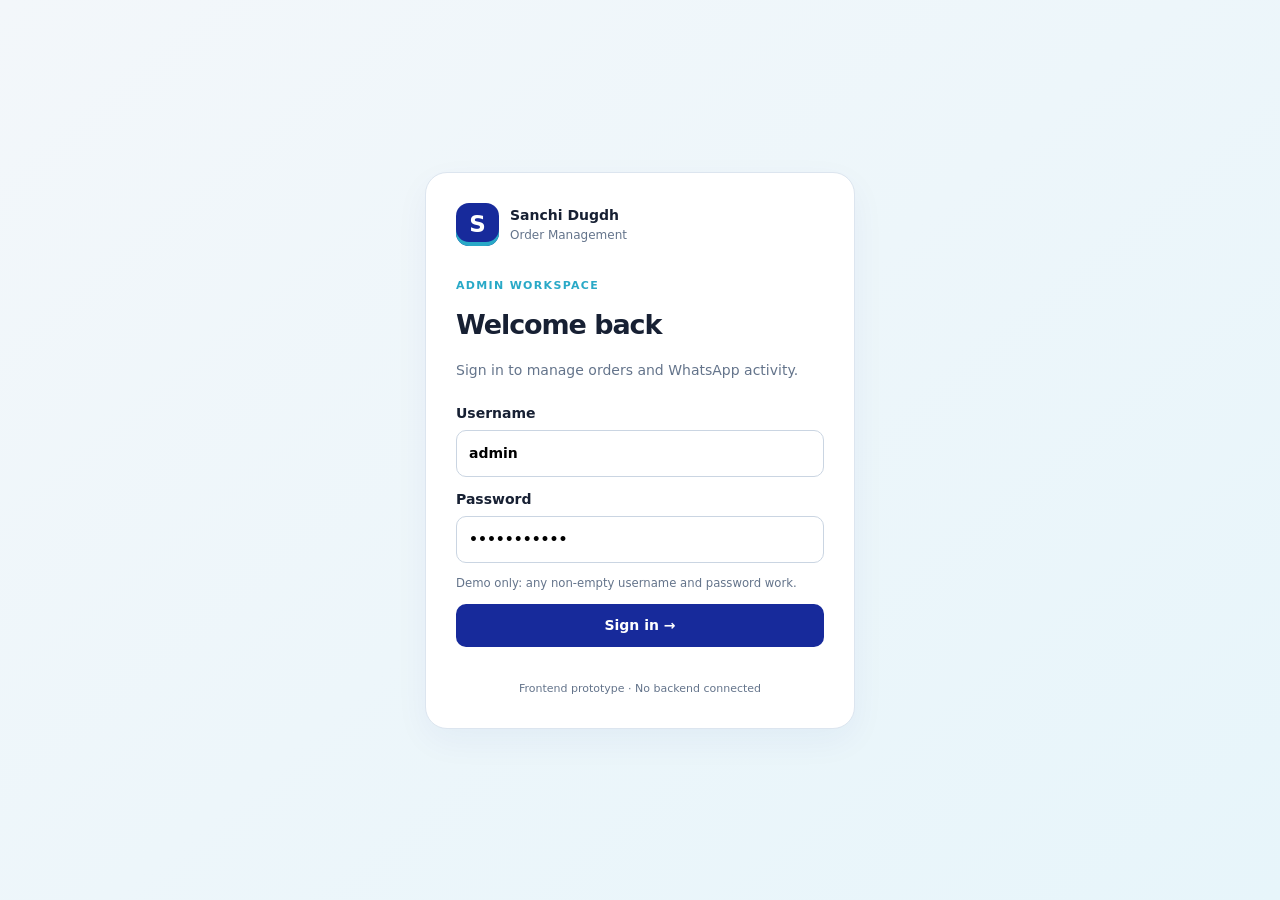
<file: index.html>
<!doctype html><html lang="en"><head><meta charset="utf-8"><meta name="viewport" content="width=device-width,initial-scale=1"><meta name="theme-color" content="#172A9B"><link rel="manifest" href="manifest.webmanifest"><link rel="stylesheet" href="public/css/app.css"><title>Sanchi Dugdh · Sign in</title></head><body class="auth-page"><main class="auth-card"><div class="brand"><span class="logo">S</span><div><b>Sanchi Dugdh</b><small>Order Management</small></div></div><p class="eyebrow">ADMIN WORKSPACE</p><h1>Welcome back</h1><p class="muted">Sign in to manage orders and WhatsApp activity.</p><form id="login-form"><label>Username<input id="username" value="admin" required autocomplete="username"></label><label>Password<input id="password" type="password" value="sanchi-demo" required autocomplete="current-password"></label><small class="muted">Demo only: any non-empty username and password work.</small><button class="primary full">Sign in →</button><p id="error" class="error"></p></form><footer>Frontend prototype · No backend connected</footer></main><script src="public/js/auth.js"></script></body></html>
</file>
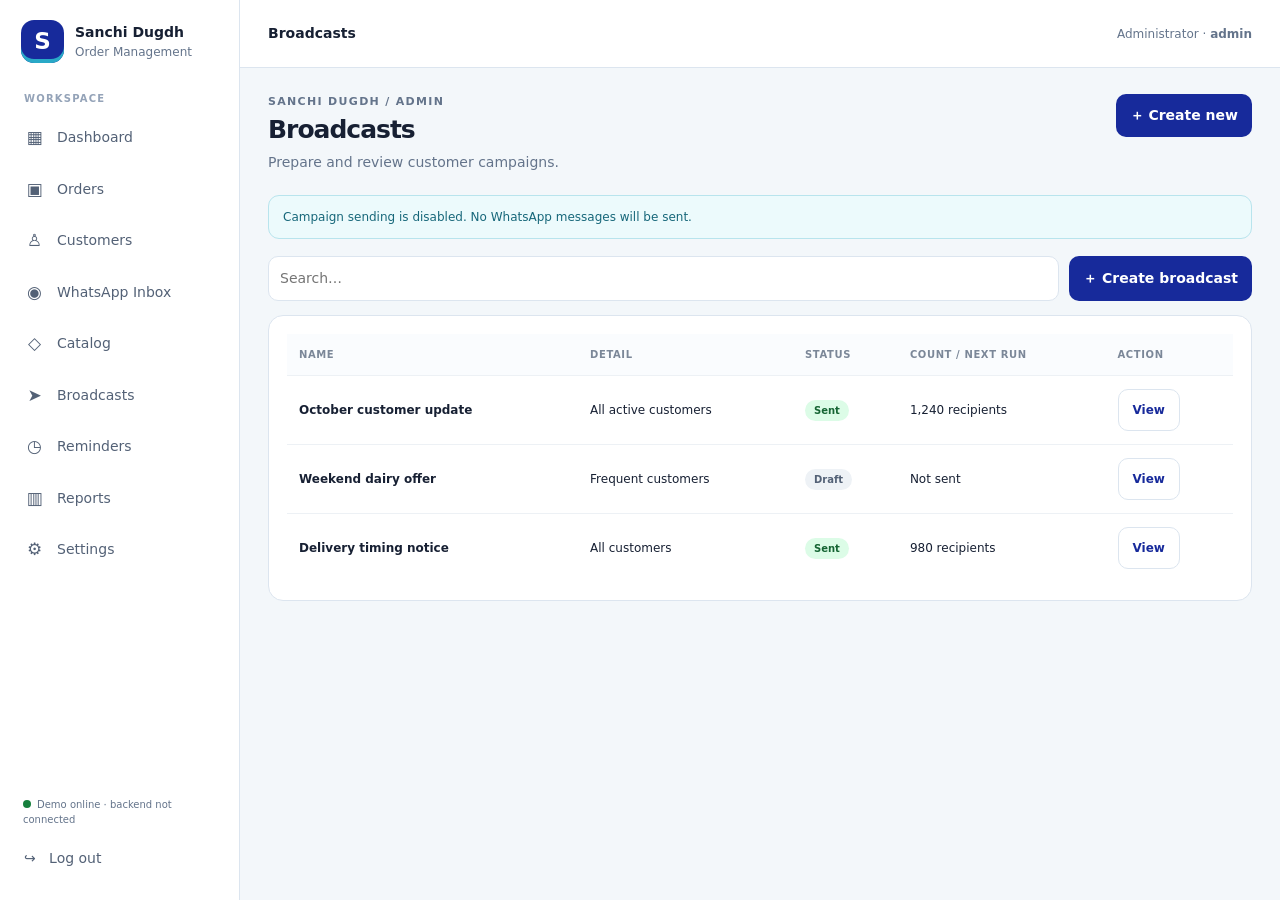
<file: public/pages/page_broadcasts.html>
<!doctype html><html lang="en"><head><meta charset="utf-8"><meta name="viewport" content="width=device-width,initial-scale=1"><meta name="theme-color" content="#172A9B"><link rel="manifest" href="../../manifest.webmanifest"><link rel="icon" href="../assets/icon.svg"><link rel="stylesheet" href="../css/app.css"><title>Broadcasts · Sanchi Dugdh</title></head><body data-page="broadcasts"><aside class="sidebar"><a class="brand" href="page_dashboard.html"><span class="logo">S</span><span><b>Sanchi Dugdh</b><small>Order Management</small></span></a><div class="nav-label">WORKSPACE</div><nav class="nav"><a data-nav="dashboard" href="page_dashboard.html"><span class="nav-icon">▦</span>Dashboard</a><a data-nav="orders" href="page_orders.html"><span class="nav-icon">▣</span>Orders</a><a data-nav="customers" href="page_customers.html"><span class="nav-icon">♙</span>Customers</a><a data-nav="whatsapp" href="page_whatsapp.html"><span class="nav-icon">◉</span>WhatsApp Inbox</a><a data-nav="catalog" href="page_catalog.html"><span class="nav-icon">◇</span>Catalog</a><a data-nav="broadcasts" href="page_broadcasts.html"><span class="nav-icon">➤</span>Broadcasts</a><a data-nav="reminders" href="page_reminders.html"><span class="nav-icon">◷</span>Reminders</a><a data-nav="reports" href="page_reports.html"><span class="nav-icon">▥</span>Reports</a><a data-nav="settings" href="page_settings.html"><span class="nav-icon">⚙</span>Settings</a></nav><div class="sidebar-bottom"><div class="connection"><span class="dot" data-dot></span><span data-connection>Demo online · backend not connected</span></div><button class="logout" data-logout>↪ &nbsp; Log out</button></div></aside><main class="main"><header class="topbar"><span class="top-title">Broadcasts</span><span class="user">Administrator · <b data-user>admin</b></span></header><section class="content"><div class="heading"><div><p class="eyebrow">SANCHI DUGDH / ADMIN</p><h1>Broadcasts</h1><p>Prepare and review customer campaigns.</p></div><button class="primary" data-demo="Create action is mock-only.">＋ Create new</button></div><div class="notice">Campaign sending is disabled. No WhatsApp messages will be sent.</div><div class="toolbar"><input data-search="[data-simple]" placeholder="Search…"><button class="primary" data-demo="Create broadcast is a mock action.">＋ Create broadcast</button></div><div class="card table-wrap"><table><thead><tr><th>NAME</th><th>DETAIL</th><th>STATUS</th><th>COUNT / NEXT RUN</th><th>ACTION</th></tr></thead><tbody><tr data-simple><td><b>October customer update</b></td><td>All active customers</td><td><span class="pill sent">Sent</span></td><td>1,240 recipients</td><td><button class="secondary" data-demo="This is a demo-only action.">View</button></td></tr><tr data-simple><td><b>Weekend dairy offer</b></td><td>Frequent customers</td><td><span class="pill ">Draft</span></td><td>Not sent</td><td><button class="secondary" data-demo="This is a demo-only action.">View</button></td></tr><tr data-simple><td><b>Delivery timing notice</b></td><td>All customers</td><td><span class="pill sent">Sent</span></td><td>980 recipients</td><td><button class="secondary" data-demo="This is a demo-only action.">View</button></td></tr></tbody></table></div><div class="mobile-records"><article class="record" data-simple><div class="record-top"><b>October customer update</b><span class="pill sent">Sent</span></div><div class="sub">All active customers</div><div class="record-meta"><div><small>Detail</small><b>1,240 recipients</b></div><div><small>Status</small><b>Sent</b></div></div><button class="secondary" data-demo="This is a demo-only action.">View / Edit</button></article><article class="record" data-simple><div class="record-top"><b>Weekend dairy offer</b><span class="pill ">Draft</span></div><div class="sub">Frequent customers</div><div class="record-meta"><div><small>Detail</small><b>Not sent</b></div><div><small>Status</small><b>Draft</b></div></div><button class="secondary" data-demo="This is a demo-only action.">View / Edit</button></article><article class="record" data-simple><div class="record-top"><b>Delivery timing notice</b><span class="pill sent">Sent</span></div><div class="sub">All customers</div><div class="record-meta"><div><small>Detail</small><b>980 recipients</b></div><div><small>Status</small><b>Sent</b></div></div><button class="secondary" data-demo="This is a demo-only action.">View / Edit</button></article></div></section></main><nav class="bottom-nav"><a data-nav="dashboard" href="page_dashboard.html"><span class="nav-icon">▦</span>Home</a><a data-nav="orders" href="page_orders.html"><span class="nav-icon">▣</span>Orders</a><a data-nav="whatsapp" href="page_whatsapp.html"><span class="nav-icon">◉</span>WhatsApp</a><a data-nav="catalog" href="page_catalog.html"><span class="nav-icon">◇</span>Catalog</a><button data-demo="Use the sidebar on desktop or open secondary page links from the project README."><span class="nav-icon">☰</span>More</button><button data-logout><span class="nav-icon">↪</span>Logout</button></nav><script src="../js/app.js"></script><script src="../js/page_broadcasts.js"></script></body></html>
</file>
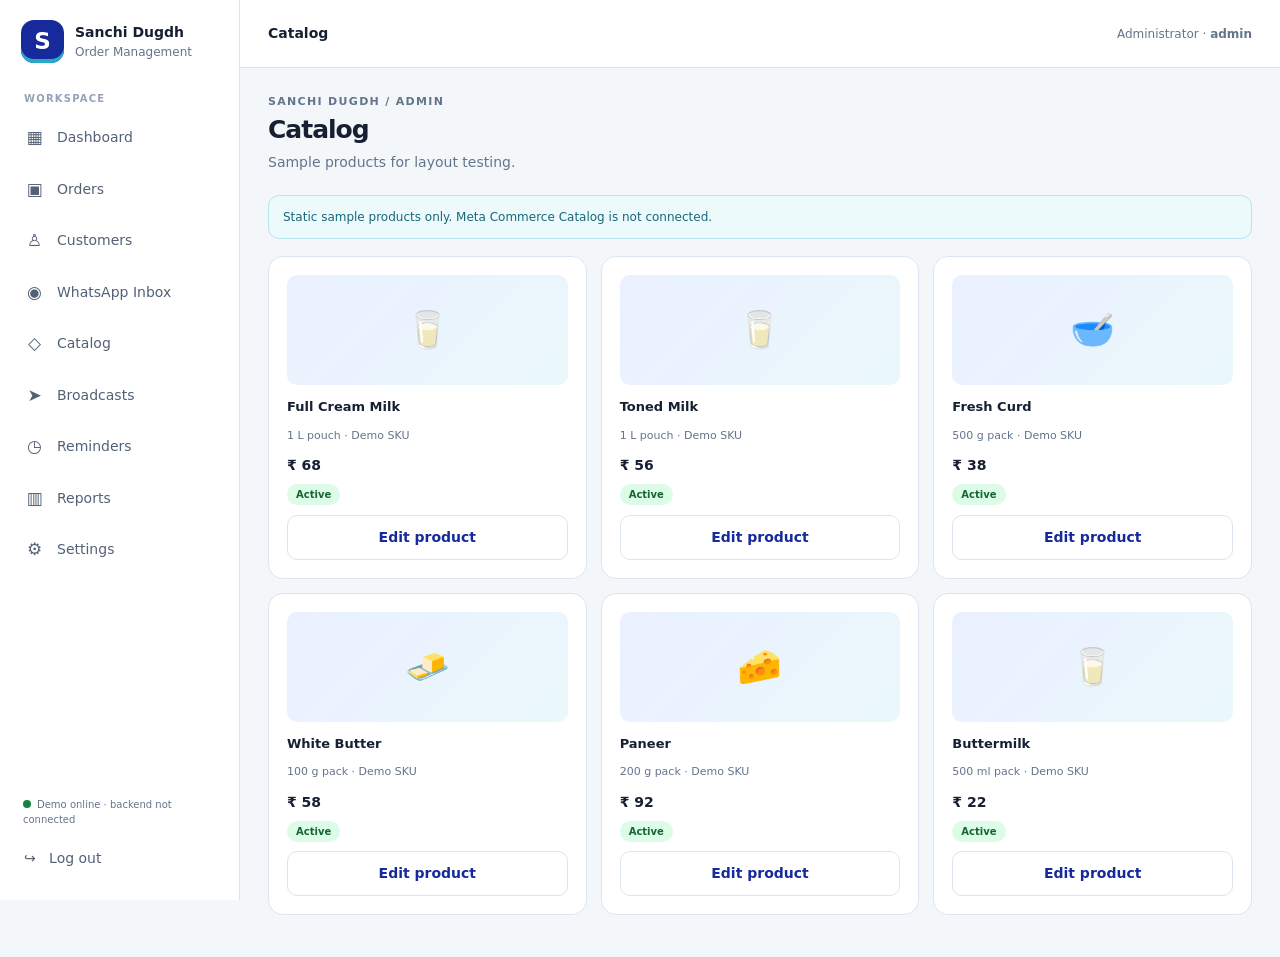
<file: public/pages/page_catalog.html>
<!doctype html><html lang="en"><head><meta charset="utf-8"><meta name="viewport" content="width=device-width,initial-scale=1"><meta name="theme-color" content="#172A9B"><link rel="manifest" href="../../manifest.webmanifest"><link rel="icon" href="../assets/icon.svg"><link rel="stylesheet" href="../css/app.css"><title>Catalog · Sanchi Dugdh</title></head><body data-page="catalog"><aside class="sidebar"><a class="brand" href="page_dashboard.html"><span class="logo">S</span><span><b>Sanchi Dugdh</b><small>Order Management</small></span></a><div class="nav-label">WORKSPACE</div><nav class="nav"><a data-nav="dashboard" href="page_dashboard.html"><span class="nav-icon">▦</span>Dashboard</a><a data-nav="orders" href="page_orders.html"><span class="nav-icon">▣</span>Orders</a><a data-nav="customers" href="page_customers.html"><span class="nav-icon">♙</span>Customers</a><a data-nav="whatsapp" href="page_whatsapp.html"><span class="nav-icon">◉</span>WhatsApp Inbox</a><a data-nav="catalog" href="page_catalog.html"><span class="nav-icon">◇</span>Catalog</a><a data-nav="broadcasts" href="page_broadcasts.html"><span class="nav-icon">➤</span>Broadcasts</a><a data-nav="reminders" href="page_reminders.html"><span class="nav-icon">◷</span>Reminders</a><a data-nav="reports" href="page_reports.html"><span class="nav-icon">▥</span>Reports</a><a data-nav="settings" href="page_settings.html"><span class="nav-icon">⚙</span>Settings</a></nav><div class="sidebar-bottom"><div class="connection"><span class="dot" data-dot></span><span data-connection>Demo online · backend not connected</span></div><button class="logout" data-logout>↪ &nbsp; Log out</button></div></aside><main class="main"><header class="topbar"><span class="top-title">Catalog</span><span class="user">Administrator · <b data-user>admin</b></span></header><section class="content"><div class="heading"><div><p class="eyebrow">SANCHI DUGDH / ADMIN</p><h1>Catalog</h1><p>Sample products for layout testing.</p></div></div><div class="notice">Static sample products only. Meta Commerce Catalog is not connected.</div><div class="products"><article class="card product"><div class="product-art">🥛</div><h3>Full Cream Milk</h3><p>1 L pouch · Demo SKU</p><b>₹ 68</b><p><span class="pill confirmed">Active</span></p><button class="secondary full" data-demo="Product editing is not connected.">Edit product</button></article><article class="card product"><div class="product-art">🥛</div><h3>Toned Milk</h3><p>1 L pouch · Demo SKU</p><b>₹ 56</b><p><span class="pill confirmed">Active</span></p><button class="secondary full" data-demo="Product editing is not connected.">Edit product</button></article><article class="card product"><div class="product-art">🥣</div><h3>Fresh Curd</h3><p>500 g pack · Demo SKU</p><b>₹ 38</b><p><span class="pill confirmed">Active</span></p><button class="secondary full" data-demo="Product editing is not connected.">Edit product</button></article><article class="card product"><div class="product-art">🧈</div><h3>White Butter</h3><p>100 g pack · Demo SKU</p><b>₹ 58</b><p><span class="pill confirmed">Active</span></p><button class="secondary full" data-demo="Product editing is not connected.">Edit product</button></article><article class="card product"><div class="product-art">🧀</div><h3>Paneer</h3><p>200 g pack · Demo SKU</p><b>₹ 92</b><p><span class="pill confirmed">Active</span></p><button class="secondary full" data-demo="Product editing is not connected.">Edit product</button></article><article class="card product"><div class="product-art">🥛</div><h3>Buttermilk</h3><p>500 ml pack · Demo SKU</p><b>₹ 22</b><p><span class="pill confirmed">Active</span></p><button class="secondary full" data-demo="Product editing is not connected.">Edit product</button></article></div></section></main><nav class="bottom-nav"><a data-nav="dashboard" href="page_dashboard.html"><span class="nav-icon">▦</span>Home</a><a data-nav="orders" href="page_orders.html"><span class="nav-icon">▣</span>Orders</a><a data-nav="whatsapp" href="page_whatsapp.html"><span class="nav-icon">◉</span>WhatsApp</a><a data-nav="catalog" href="page_catalog.html"><span class="nav-icon">◇</span>Catalog</a><button data-demo="Use the sidebar on desktop or open secondary page links from the project README."><span class="nav-icon">☰</span>More</button><button data-logout><span class="nav-icon">↪</span>Logout</button></nav><script src="../js/app.js"></script><script src="../js/page_catalog.js"></script></body></html>
</file>
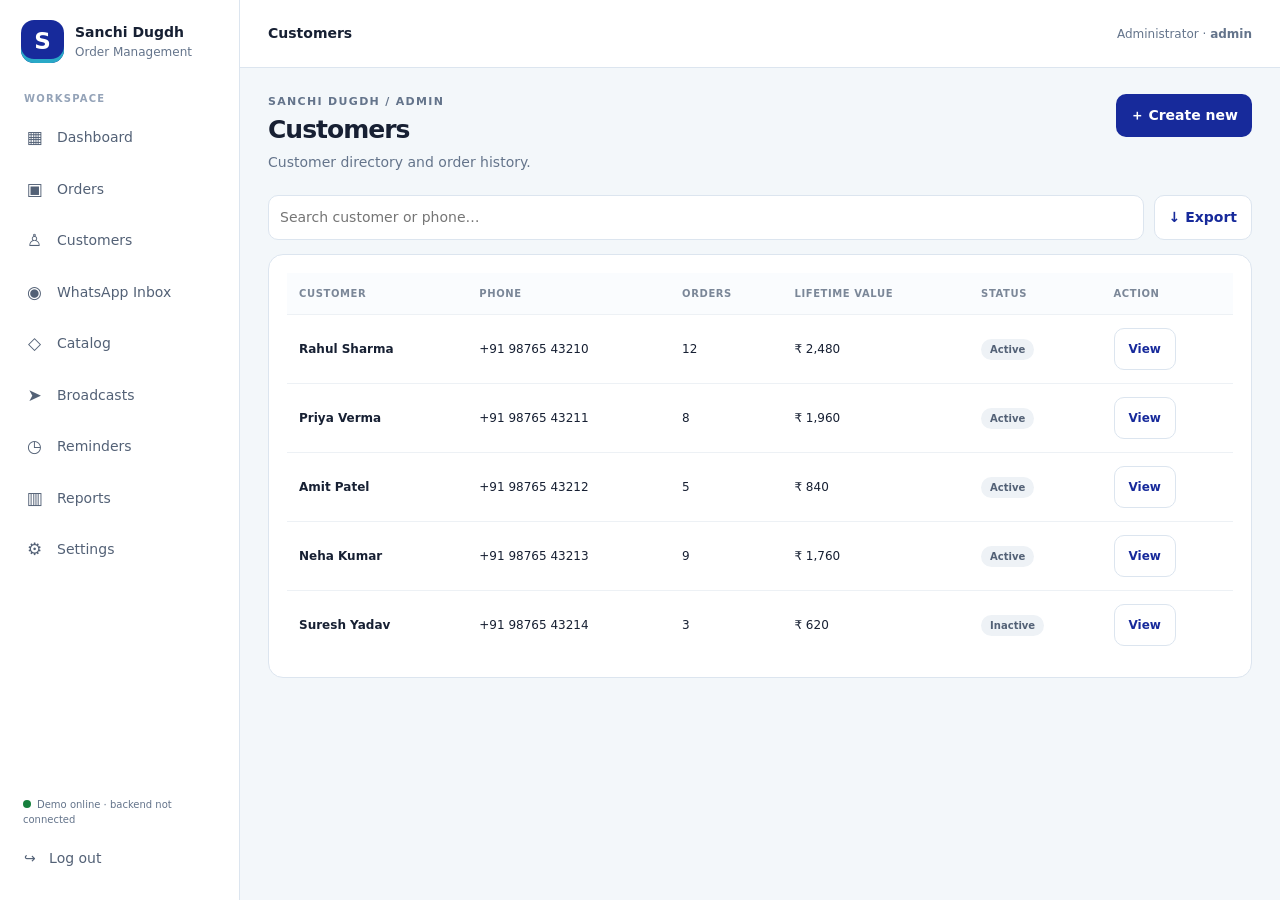
<file: public/pages/page_customers.html>
<!doctype html><html lang="en"><head><meta charset="utf-8"><meta name="viewport" content="width=device-width,initial-scale=1"><meta name="theme-color" content="#172A9B"><link rel="manifest" href="../../manifest.webmanifest"><link rel="icon" href="../assets/icon.svg"><link rel="stylesheet" href="../css/app.css"><title>Customers · Sanchi Dugdh</title></head><body data-page="customers"><aside class="sidebar"><a class="brand" href="page_dashboard.html"><span class="logo">S</span><span><b>Sanchi Dugdh</b><small>Order Management</small></span></a><div class="nav-label">WORKSPACE</div><nav class="nav"><a data-nav="dashboard" href="page_dashboard.html"><span class="nav-icon">▦</span>Dashboard</a><a data-nav="orders" href="page_orders.html"><span class="nav-icon">▣</span>Orders</a><a data-nav="customers" href="page_customers.html"><span class="nav-icon">♙</span>Customers</a><a data-nav="whatsapp" href="page_whatsapp.html"><span class="nav-icon">◉</span>WhatsApp Inbox</a><a data-nav="catalog" href="page_catalog.html"><span class="nav-icon">◇</span>Catalog</a><a data-nav="broadcasts" href="page_broadcasts.html"><span class="nav-icon">➤</span>Broadcasts</a><a data-nav="reminders" href="page_reminders.html"><span class="nav-icon">◷</span>Reminders</a><a data-nav="reports" href="page_reports.html"><span class="nav-icon">▥</span>Reports</a><a data-nav="settings" href="page_settings.html"><span class="nav-icon">⚙</span>Settings</a></nav><div class="sidebar-bottom"><div class="connection"><span class="dot" data-dot></span><span data-connection>Demo online · backend not connected</span></div><button class="logout" data-logout>↪ &nbsp; Log out</button></div></aside><main class="main"><header class="topbar"><span class="top-title">Customers</span><span class="user">Administrator · <b data-user>admin</b></span></header><section class="content"><div class="heading"><div><p class="eyebrow">SANCHI DUGDH / ADMIN</p><h1>Customers</h1><p>Customer directory and order history.</p></div><button class="primary" data-demo="Create action is mock-only.">＋ Create new</button></div><div class="toolbar"><input data-search="[data-customer]" placeholder="Search customer or phone…"><button class="secondary" data-demo="Export is not implemented.">↓ Export</button></div><div class="card table-wrap"><table><thead><tr><th>CUSTOMER</th><th>PHONE</th><th>ORDERS</th><th>LIFETIME VALUE</th><th>STATUS</th><th>ACTION</th></tr></thead><tbody><tr data-customer><td><b>Rahul Sharma</b></td><td>+91 98765 43210</td><td>12</td><td>₹ 2,480</td><td><span class="pill">Active</span></td><td><button class="secondary" data-demo="Customer profile is sample-only.">View</button></td></tr><tr data-customer><td><b>Priya Verma</b></td><td>+91 98765 43211</td><td>8</td><td>₹ 1,960</td><td><span class="pill">Active</span></td><td><button class="secondary" data-demo="Customer profile is sample-only.">View</button></td></tr><tr data-customer><td><b>Amit Patel</b></td><td>+91 98765 43212</td><td>5</td><td>₹ 840</td><td><span class="pill">Active</span></td><td><button class="secondary" data-demo="Customer profile is sample-only.">View</button></td></tr><tr data-customer><td><b>Neha Kumar</b></td><td>+91 98765 43213</td><td>9</td><td>₹ 1,760</td><td><span class="pill">Active</span></td><td><button class="secondary" data-demo="Customer profile is sample-only.">View</button></td></tr><tr data-customer><td><b>Suresh Yadav</b></td><td>+91 98765 43214</td><td>3</td><td>₹ 620</td><td><span class="pill">Inactive</span></td><td><button class="secondary" data-demo="Customer profile is sample-only.">View</button></td></tr></tbody></table></div><div class="mobile-records"><article class="record" data-customer><div class="record-top"><b>Rahul Sharma</b><span class="pill">Active</span></div><div class="sub">+91 98765 43210</div><div class="record-meta"><div><small>Total orders</small><b>12</b></div><div><small>Lifetime value</small><b>₹ 2,480</b></div></div><button class="secondary" data-demo="Customer profile is sample-only.">View customer</button></article><article class="record" data-customer><div class="record-top"><b>Priya Verma</b><span class="pill">Active</span></div><div class="sub">+91 98765 43211</div><div class="record-meta"><div><small>Total orders</small><b>8</b></div><div><small>Lifetime value</small><b>₹ 1,960</b></div></div><button class="secondary" data-demo="Customer profile is sample-only.">View customer</button></article><article class="record" data-customer><div class="record-top"><b>Amit Patel</b><span class="pill">Active</span></div><div class="sub">+91 98765 43212</div><div class="record-meta"><div><small>Total orders</small><b>5</b></div><div><small>Lifetime value</small><b>₹ 840</b></div></div><button class="secondary" data-demo="Customer profile is sample-only.">View customer</button></article><article class="record" data-customer><div class="record-top"><b>Neha Kumar</b><span class="pill">Active</span></div><div class="sub">+91 98765 43213</div><div class="record-meta"><div><small>Total orders</small><b>9</b></div><div><small>Lifetime value</small><b>₹ 1,760</b></div></div><button class="secondary" data-demo="Customer profile is sample-only.">View customer</button></article><article class="record" data-customer><div class="record-top"><b>Suresh Yadav</b><span class="pill">Inactive</span></div><div class="sub">+91 98765 43214</div><div class="record-meta"><div><small>Total orders</small><b>3</b></div><div><small>Lifetime value</small><b>₹ 620</b></div></div><button class="secondary" data-demo="Customer profile is sample-only.">View customer</button></article></div></section></main><nav class="bottom-nav"><a data-nav="dashboard" href="page_dashboard.html"><span class="nav-icon">▦</span>Home</a><a data-nav="orders" href="page_orders.html"><span class="nav-icon">▣</span>Orders</a><a data-nav="whatsapp" href="page_whatsapp.html"><span class="nav-icon">◉</span>WhatsApp</a><a data-nav="catalog" href="page_catalog.html"><span class="nav-icon">◇</span>Catalog</a><button data-demo="Use the sidebar on desktop or open secondary page links from the project README."><span class="nav-icon">☰</span>More</button><button data-logout><span class="nav-icon">↪</span>Logout</button></nav><script src="../js/app.js"></script><script src="../js/page_customers.js"></script></body></html>
</file>
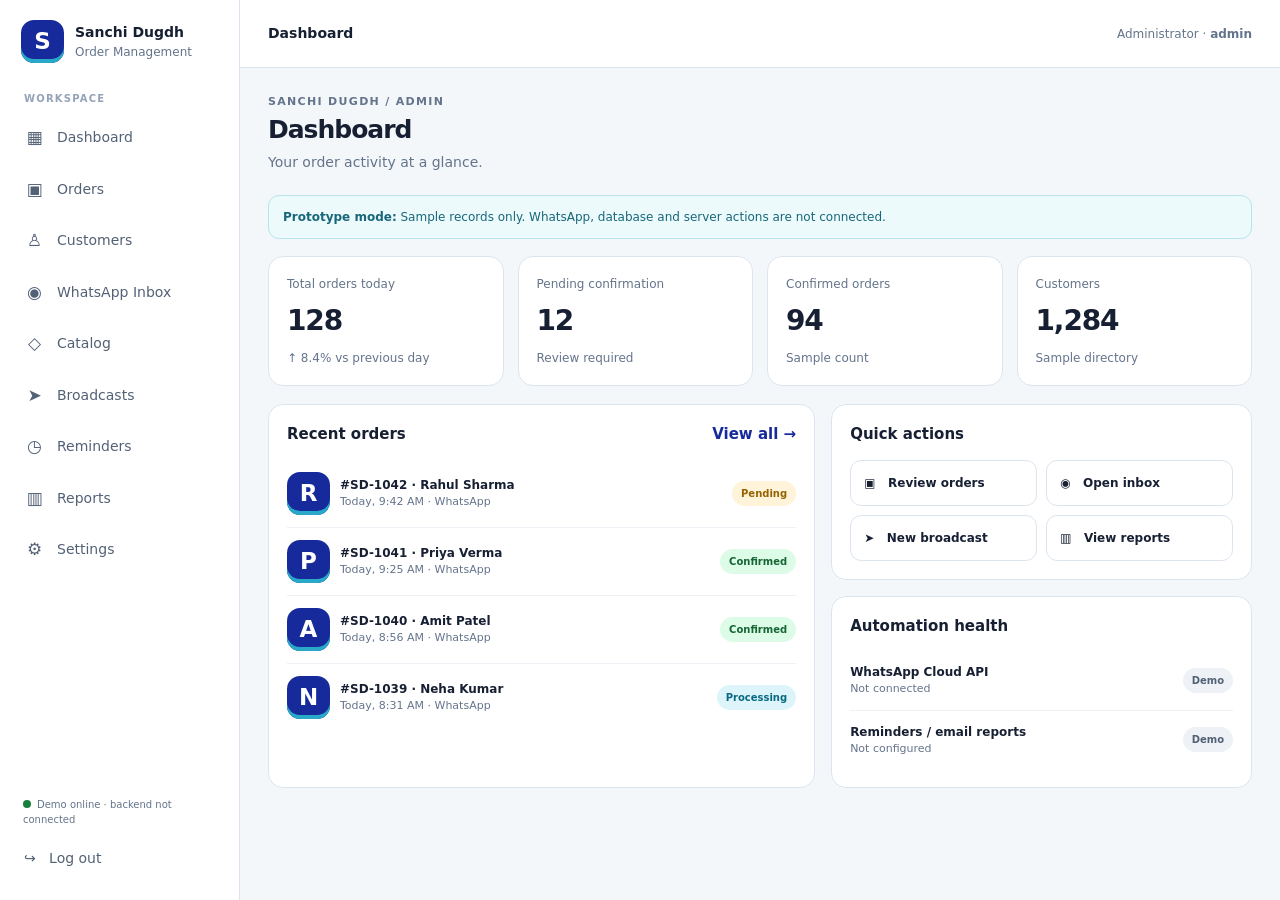
<file: public/pages/page_dashboard.html>
<!doctype html><html lang="en"><head><meta charset="utf-8"><meta name="viewport" content="width=device-width,initial-scale=1"><meta name="theme-color" content="#172A9B"><link rel="manifest" href="../../manifest.webmanifest"><link rel="icon" href="../assets/icon.svg"><link rel="stylesheet" href="../css/app.css"><title>Dashboard · Sanchi Dugdh</title></head><body data-page="dashboard"><aside class="sidebar"><a class="brand" href="page_dashboard.html"><span class="logo">S</span><span><b>Sanchi Dugdh</b><small>Order Management</small></span></a><div class="nav-label">WORKSPACE</div><nav class="nav"><a data-nav="dashboard" href="page_dashboard.html"><span class="nav-icon">▦</span>Dashboard</a><a data-nav="orders" href="page_orders.html"><span class="nav-icon">▣</span>Orders</a><a data-nav="customers" href="page_customers.html"><span class="nav-icon">♙</span>Customers</a><a data-nav="whatsapp" href="page_whatsapp.html"><span class="nav-icon">◉</span>WhatsApp Inbox</a><a data-nav="catalog" href="page_catalog.html"><span class="nav-icon">◇</span>Catalog</a><a data-nav="broadcasts" href="page_broadcasts.html"><span class="nav-icon">➤</span>Broadcasts</a><a data-nav="reminders" href="page_reminders.html"><span class="nav-icon">◷</span>Reminders</a><a data-nav="reports" href="page_reports.html"><span class="nav-icon">▥</span>Reports</a><a data-nav="settings" href="page_settings.html"><span class="nav-icon">⚙</span>Settings</a></nav><div class="sidebar-bottom"><div class="connection"><span class="dot" data-dot></span><span data-connection>Demo online · backend not connected</span></div><button class="logout" data-logout>↪ &nbsp; Log out</button></div></aside><main class="main"><header class="topbar"><span class="top-title">Dashboard</span><span class="user">Administrator · <b data-user>admin</b></span></header><section class="content"><div class="heading"><div><p class="eyebrow">SANCHI DUGDH / ADMIN</p><h1>Dashboard</h1><p>Your order activity at a glance.</p></div></div><div class="notice"><b>Prototype mode:</b> Sample records only. WhatsApp, database and server actions are not connected.</div><div class="stats"><article class="card stat-card"><div class="stat-label">Total orders today</div><div class="stat-num">128</div><div class="sub">↑ 8.4% vs previous day</div></article><article class="card stat-card"><div class="stat-label">Pending confirmation</div><div class="stat-num">12</div><div class="sub">Review required</div></article><article class="card stat-card"><div class="stat-label">Confirmed orders</div><div class="stat-num">94</div><div class="sub">Sample count</div></article><article class="card stat-card"><div class="stat-label">Customers</div><div class="stat-num">1,284</div><div class="sub">Sample directory</div></article></div><div class="columns"><div class="card"><h2>Recent orders <a style="float:right;color:var(--blue)" href="page_orders.html">View all →</a></h2><div class="item"><span class="logo">R</span><div class="grow"><b>#SD-1042 · Rahul Sharma</b><small>Today, 9:42 AM · WhatsApp</small></div><span class="pill pending">Pending</span></div><div class="item"><span class="logo">P</span><div class="grow"><b>#SD-1041 · Priya Verma</b><small>Today, 9:25 AM · WhatsApp</small></div><span class="pill confirmed">Confirmed</span></div><div class="item"><span class="logo">A</span><div class="grow"><b>#SD-1040 · Amit Patel</b><small>Today, 8:56 AM · WhatsApp</small></div><span class="pill confirmed">Confirmed</span></div><div class="item"><span class="logo">N</span><div class="grow"><b>#SD-1039 · Neha Kumar</b><small>Today, 8:31 AM · WhatsApp</small></div><span class="pill processing">Processing</span></div></div><div class="stack"><div class="card"><h2>Quick actions</h2><div class="quick"><a href="page_orders.html">▣ &nbsp; Review orders</a><a href="page_whatsapp.html">◉ &nbsp; Open inbox</a><a href="page_broadcasts.html">➤ &nbsp; New broadcast</a><a href="page_reports.html">▥ &nbsp; View reports</a></div></div><div class="card"><h2>Automation health</h2><div class="item"><div class="grow"><b>WhatsApp Cloud API</b><small>Not connected</small></div><span class="pill">Demo</span></div><div class="item"><div class="grow"><b>Reminders / email reports</b><small>Not configured</small></div><span class="pill">Demo</span></div></div></div></div></section></main><nav class="bottom-nav"><a data-nav="dashboard" href="page_dashboard.html"><span class="nav-icon">▦</span>Home</a><a data-nav="orders" href="page_orders.html"><span class="nav-icon">▣</span>Orders</a><a data-nav="whatsapp" href="page_whatsapp.html"><span class="nav-icon">◉</span>WhatsApp</a><a data-nav="catalog" href="page_catalog.html"><span class="nav-icon">◇</span>Catalog</a><button data-demo="Use the sidebar on desktop or open secondary page links from the project README."><span class="nav-icon">☰</span>More</button><button data-logout><span class="nav-icon">↪</span>Logout</button></nav><script src="../js/app.js"></script><script src="../js/page_dashboard.js"></script></body></html>
</file>
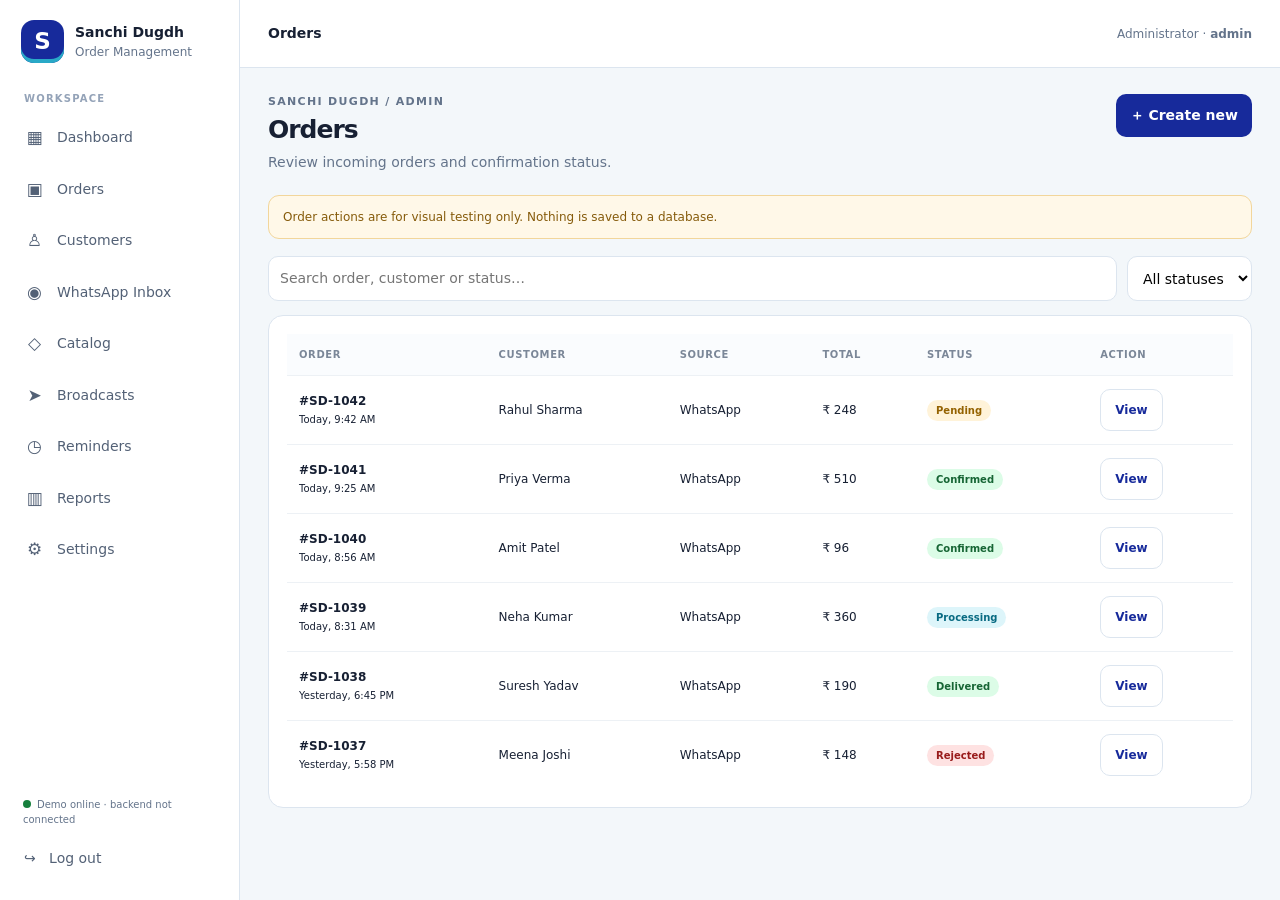
<file: public/pages/page_orders.html>
<!doctype html><html lang="en"><head><meta charset="utf-8"><meta name="viewport" content="width=device-width,initial-scale=1"><meta name="theme-color" content="#172A9B"><link rel="manifest" href="../../manifest.webmanifest"><link rel="icon" href="../assets/icon.svg"><link rel="stylesheet" href="../css/app.css"><title>Orders · Sanchi Dugdh</title></head><body data-page="orders"><aside class="sidebar"><a class="brand" href="page_dashboard.html"><span class="logo">S</span><span><b>Sanchi Dugdh</b><small>Order Management</small></span></a><div class="nav-label">WORKSPACE</div><nav class="nav"><a data-nav="dashboard" href="page_dashboard.html"><span class="nav-icon">▦</span>Dashboard</a><a data-nav="orders" href="page_orders.html"><span class="nav-icon">▣</span>Orders</a><a data-nav="customers" href="page_customers.html"><span class="nav-icon">♙</span>Customers</a><a data-nav="whatsapp" href="page_whatsapp.html"><span class="nav-icon">◉</span>WhatsApp Inbox</a><a data-nav="catalog" href="page_catalog.html"><span class="nav-icon">◇</span>Catalog</a><a data-nav="broadcasts" href="page_broadcasts.html"><span class="nav-icon">➤</span>Broadcasts</a><a data-nav="reminders" href="page_reminders.html"><span class="nav-icon">◷</span>Reminders</a><a data-nav="reports" href="page_reports.html"><span class="nav-icon">▥</span>Reports</a><a data-nav="settings" href="page_settings.html"><span class="nav-icon">⚙</span>Settings</a></nav><div class="sidebar-bottom"><div class="connection"><span class="dot" data-dot></span><span data-connection>Demo online · backend not connected</span></div><button class="logout" data-logout>↪ &nbsp; Log out</button></div></aside><main class="main"><header class="topbar"><span class="top-title">Orders</span><span class="user">Administrator · <b data-user>admin</b></span></header><section class="content"><div class="heading"><div><p class="eyebrow">SANCHI DUGDH / ADMIN</p><h1>Orders</h1><p>Review incoming orders and confirmation status.</p></div><button class="primary" data-demo="Create action is mock-only.">＋ Create new</button></div><div class="notice warning">Order actions are for visual testing only. Nothing is saved to a database.</div><div class="toolbar"><input data-search="[data-record]" placeholder="Search order, customer or status…"><select data-status-filter><option value="all">All statuses</option><option value="pending">Pending</option><option value="confirmed">Confirmed</option><option value="processing">Processing</option><option value="delivered">Delivered</option><option value="rejected">Rejected</option></select></div><div class="card table-wrap"><table><thead><tr><th>ORDER</th><th>CUSTOMER</th><th>SOURCE</th><th>TOTAL</th><th>STATUS</th><th>ACTION</th></tr></thead><tbody><tr data-record data-status="pending"><td><b>#SD-1042</b><br><small>Today, 9:42 AM</small></td><td>Rahul Sharma</td><td>WhatsApp</td><td>₹ 248</td><td><span class="pill pending">Pending</span></td><td><button class="secondary" data-demo="Order details are sample-only.">View</button></td></tr><tr data-record data-status="confirmed"><td><b>#SD-1041</b><br><small>Today, 9:25 AM</small></td><td>Priya Verma</td><td>WhatsApp</td><td>₹ 510</td><td><span class="pill confirmed">Confirmed</span></td><td><button class="secondary" data-demo="Order details are sample-only.">View</button></td></tr><tr data-record data-status="confirmed"><td><b>#SD-1040</b><br><small>Today, 8:56 AM</small></td><td>Amit Patel</td><td>WhatsApp</td><td>₹ 96</td><td><span class="pill confirmed">Confirmed</span></td><td><button class="secondary" data-demo="Order details are sample-only.">View</button></td></tr><tr data-record data-status="processing"><td><b>#SD-1039</b><br><small>Today, 8:31 AM</small></td><td>Neha Kumar</td><td>WhatsApp</td><td>₹ 360</td><td><span class="pill processing">Processing</span></td><td><button class="secondary" data-demo="Order details are sample-only.">View</button></td></tr><tr data-record data-status="delivered"><td><b>#SD-1038</b><br><small>Yesterday, 6:45 PM</small></td><td>Suresh Yadav</td><td>WhatsApp</td><td>₹ 190</td><td><span class="pill delivered">Delivered</span></td><td><button class="secondary" data-demo="Order details are sample-only.">View</button></td></tr><tr data-record data-status="rejected"><td><b>#SD-1037</b><br><small>Yesterday, 5:58 PM</small></td><td>Meena Joshi</td><td>WhatsApp</td><td>₹ 148</td><td><span class="pill rejected">Rejected</span></td><td><button class="secondary" data-demo="Order details are sample-only.">View</button></td></tr></tbody></table></div><div class="mobile-records"><article class="record" data-record data-status="pending"><div class="record-top"><div><b>#SD-1042 · Rahul Sharma</b><div class="sub">Today, 9:42 AM</div></div><span class="pill pending">Pending</span></div><div class="record-meta"><div><small>Source</small><b>WhatsApp</b></div><div><small>Total</small><b>₹ 248</b></div></div><div class="actions"><button class="primary" data-demo="Order confirmation is mocked; no server request was made.">Confirm</button><button class="secondary" data-demo="Order details are sample-only.">View details</button></div></article><article class="record" data-record data-status="confirmed"><div class="record-top"><div><b>#SD-1041 · Priya Verma</b><div class="sub">Today, 9:25 AM</div></div><span class="pill confirmed">Confirmed</span></div><div class="record-meta"><div><small>Source</small><b>WhatsApp</b></div><div><small>Total</small><b>₹ 510</b></div></div><div class="actions"><button class="primary" data-demo="Order confirmation is mocked; no server request was made.">Confirm</button><button class="secondary" data-demo="Order details are sample-only.">View details</button></div></article><article class="record" data-record data-status="confirmed"><div class="record-top"><div><b>#SD-1040 · Amit Patel</b><div class="sub">Today, 8:56 AM</div></div><span class="pill confirmed">Confirmed</span></div><div class="record-meta"><div><small>Source</small><b>WhatsApp</b></div><div><small>Total</small><b>₹ 96</b></div></div><div class="actions"><button class="primary" data-demo="Order confirmation is mocked; no server request was made.">Confirm</button><button class="secondary" data-demo="Order details are sample-only.">View details</button></div></article><article class="record" data-record data-status="processing"><div class="record-top"><div><b>#SD-1039 · Neha Kumar</b><div class="sub">Today, 8:31 AM</div></div><span class="pill processing">Processing</span></div><div class="record-meta"><div><small>Source</small><b>WhatsApp</b></div><div><small>Total</small><b>₹ 360</b></div></div><div class="actions"><button class="primary" data-demo="Order confirmation is mocked; no server request was made.">Confirm</button><button class="secondary" data-demo="Order details are sample-only.">View details</button></div></article><article class="record" data-record data-status="delivered"><div class="record-top"><div><b>#SD-1038 · Suresh Yadav</b><div class="sub">Yesterday, 6:45 PM</div></div><span class="pill delivered">Delivered</span></div><div class="record-meta"><div><small>Source</small><b>WhatsApp</b></div><div><small>Total</small><b>₹ 190</b></div></div><div class="actions"><button class="primary" data-demo="Order confirmation is mocked; no server request was made.">Confirm</button><button class="secondary" data-demo="Order details are sample-only.">View details</button></div></article><article class="record" data-record data-status="rejected"><div class="record-top"><div><b>#SD-1037 · Meena Joshi</b><div class="sub">Yesterday, 5:58 PM</div></div><span class="pill rejected">Rejected</span></div><div class="record-meta"><div><small>Source</small><b>WhatsApp</b></div><div><small>Total</small><b>₹ 148</b></div></div><div class="actions"><button class="primary" data-demo="Order confirmation is mocked; no server request was made.">Confirm</button><button class="secondary" data-demo="Order details are sample-only.">View details</button></div></article></div></section></main><nav class="bottom-nav"><a data-nav="dashboard" href="page_dashboard.html"><span class="nav-icon">▦</span>Home</a><a data-nav="orders" href="page_orders.html"><span class="nav-icon">▣</span>Orders</a><a data-nav="whatsapp" href="page_whatsapp.html"><span class="nav-icon">◉</span>WhatsApp</a><a data-nav="catalog" href="page_catalog.html"><span class="nav-icon">◇</span>Catalog</a><button data-demo="Use the sidebar on desktop or open secondary page links from the project README."><span class="nav-icon">☰</span>More</button><button data-logout><span class="nav-icon">↪</span>Logout</button></nav><script src="../js/app.js"></script><script src="../js/page_orders.js"></script></body></html>
</file>
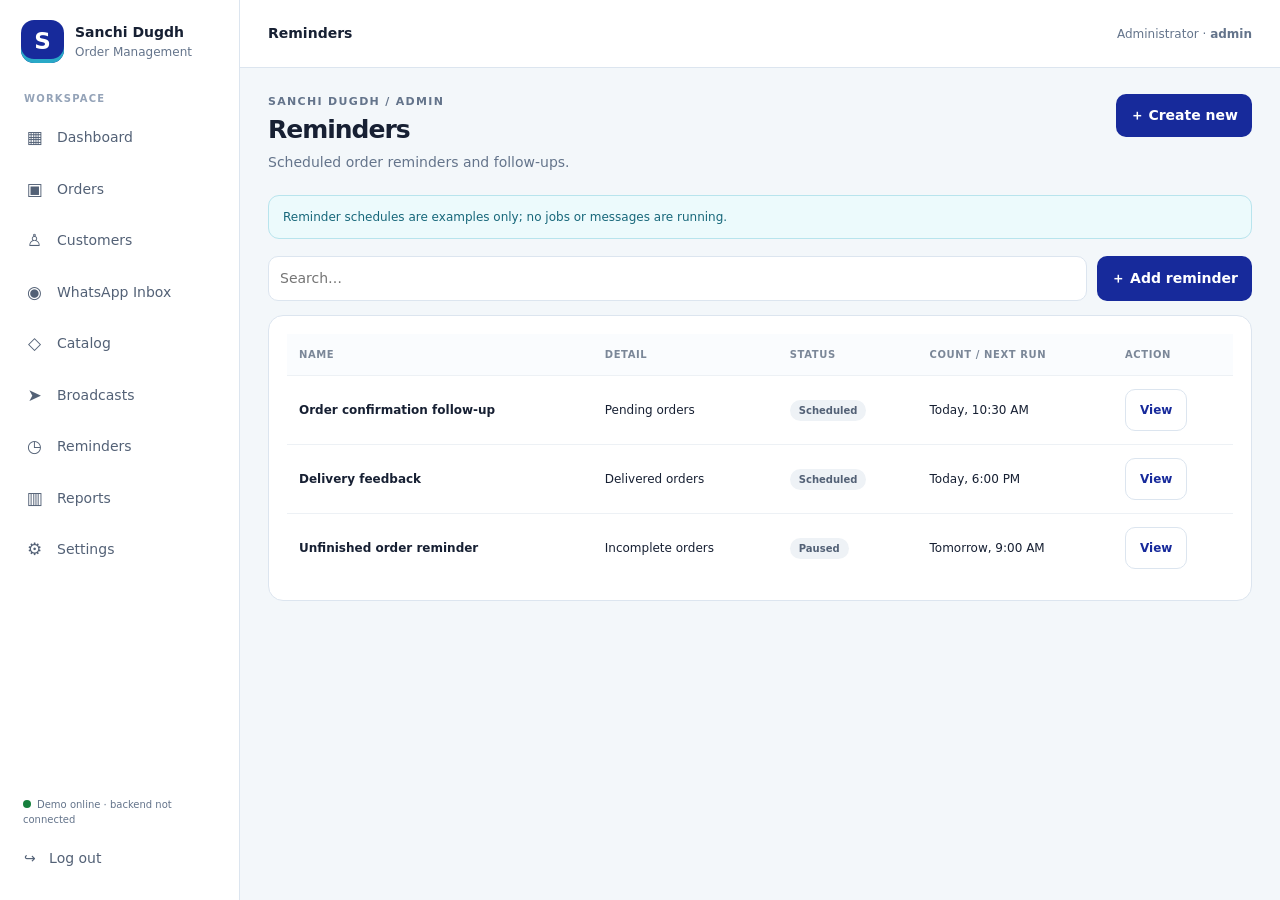
<file: public/pages/page_reminders.html>
<!doctype html><html lang="en"><head><meta charset="utf-8"><meta name="viewport" content="width=device-width,initial-scale=1"><meta name="theme-color" content="#172A9B"><link rel="manifest" href="../../manifest.webmanifest"><link rel="icon" href="../assets/icon.svg"><link rel="stylesheet" href="../css/app.css"><title>Reminders · Sanchi Dugdh</title></head><body data-page="reminders"><aside class="sidebar"><a class="brand" href="page_dashboard.html"><span class="logo">S</span><span><b>Sanchi Dugdh</b><small>Order Management</small></span></a><div class="nav-label">WORKSPACE</div><nav class="nav"><a data-nav="dashboard" href="page_dashboard.html"><span class="nav-icon">▦</span>Dashboard</a><a data-nav="orders" href="page_orders.html"><span class="nav-icon">▣</span>Orders</a><a data-nav="customers" href="page_customers.html"><span class="nav-icon">♙</span>Customers</a><a data-nav="whatsapp" href="page_whatsapp.html"><span class="nav-icon">◉</span>WhatsApp Inbox</a><a data-nav="catalog" href="page_catalog.html"><span class="nav-icon">◇</span>Catalog</a><a data-nav="broadcasts" href="page_broadcasts.html"><span class="nav-icon">➤</span>Broadcasts</a><a data-nav="reminders" href="page_reminders.html"><span class="nav-icon">◷</span>Reminders</a><a data-nav="reports" href="page_reports.html"><span class="nav-icon">▥</span>Reports</a><a data-nav="settings" href="page_settings.html"><span class="nav-icon">⚙</span>Settings</a></nav><div class="sidebar-bottom"><div class="connection"><span class="dot" data-dot></span><span data-connection>Demo online · backend not connected</span></div><button class="logout" data-logout>↪ &nbsp; Log out</button></div></aside><main class="main"><header class="topbar"><span class="top-title">Reminders</span><span class="user">Administrator · <b data-user>admin</b></span></header><section class="content"><div class="heading"><div><p class="eyebrow">SANCHI DUGDH / ADMIN</p><h1>Reminders</h1><p>Scheduled order reminders and follow-ups.</p></div><button class="primary" data-demo="Create action is mock-only.">＋ Create new</button></div><div class="notice">Reminder schedules are examples only; no jobs or messages are running.</div><div class="toolbar"><input data-search="[data-simple]" placeholder="Search…"><button class="primary" data-demo="Add reminder is a mock action.">＋ Add reminder</button></div><div class="card table-wrap"><table><thead><tr><th>NAME</th><th>DETAIL</th><th>STATUS</th><th>COUNT / NEXT RUN</th><th>ACTION</th></tr></thead><tbody><tr data-simple><td><b>Order confirmation follow-up</b></td><td>Pending orders</td><td><span class="pill ">Scheduled</span></td><td>Today, 10:30 AM</td><td><button class="secondary" data-demo="This is a demo-only action.">View</button></td></tr><tr data-simple><td><b>Delivery feedback</b></td><td>Delivered orders</td><td><span class="pill ">Scheduled</span></td><td>Today, 6:00 PM</td><td><button class="secondary" data-demo="This is a demo-only action.">View</button></td></tr><tr data-simple><td><b>Unfinished order reminder</b></td><td>Incomplete orders</td><td><span class="pill ">Paused</span></td><td>Tomorrow, 9:00 AM</td><td><button class="secondary" data-demo="This is a demo-only action.">View</button></td></tr></tbody></table></div><div class="mobile-records"><article class="record" data-simple><div class="record-top"><b>Order confirmation follow-up</b><span class="pill ">Scheduled</span></div><div class="sub">Pending orders</div><div class="record-meta"><div><small>Detail</small><b>Today, 10:30 AM</b></div><div><small>Status</small><b>Scheduled</b></div></div><button class="secondary" data-demo="This is a demo-only action.">View / Edit</button></article><article class="record" data-simple><div class="record-top"><b>Delivery feedback</b><span class="pill ">Scheduled</span></div><div class="sub">Delivered orders</div><div class="record-meta"><div><small>Detail</small><b>Today, 6:00 PM</b></div><div><small>Status</small><b>Scheduled</b></div></div><button class="secondary" data-demo="This is a demo-only action.">View / Edit</button></article><article class="record" data-simple><div class="record-top"><b>Unfinished order reminder</b><span class="pill ">Paused</span></div><div class="sub">Incomplete orders</div><div class="record-meta"><div><small>Detail</small><b>Tomorrow, 9:00 AM</b></div><div><small>Status</small><b>Paused</b></div></div><button class="secondary" data-demo="This is a demo-only action.">View / Edit</button></article></div></section></main><nav class="bottom-nav"><a data-nav="dashboard" href="page_dashboard.html"><span class="nav-icon">▦</span>Home</a><a data-nav="orders" href="page_orders.html"><span class="nav-icon">▣</span>Orders</a><a data-nav="whatsapp" href="page_whatsapp.html"><span class="nav-icon">◉</span>WhatsApp</a><a data-nav="catalog" href="page_catalog.html"><span class="nav-icon">◇</span>Catalog</a><button data-demo="Use the sidebar on desktop or open secondary page links from the project README."><span class="nav-icon">☰</span>More</button><button data-logout><span class="nav-icon">↪</span>Logout</button></nav><script src="../js/app.js"></script><script src="../js/page_reminders.js"></script></body></html>
</file>
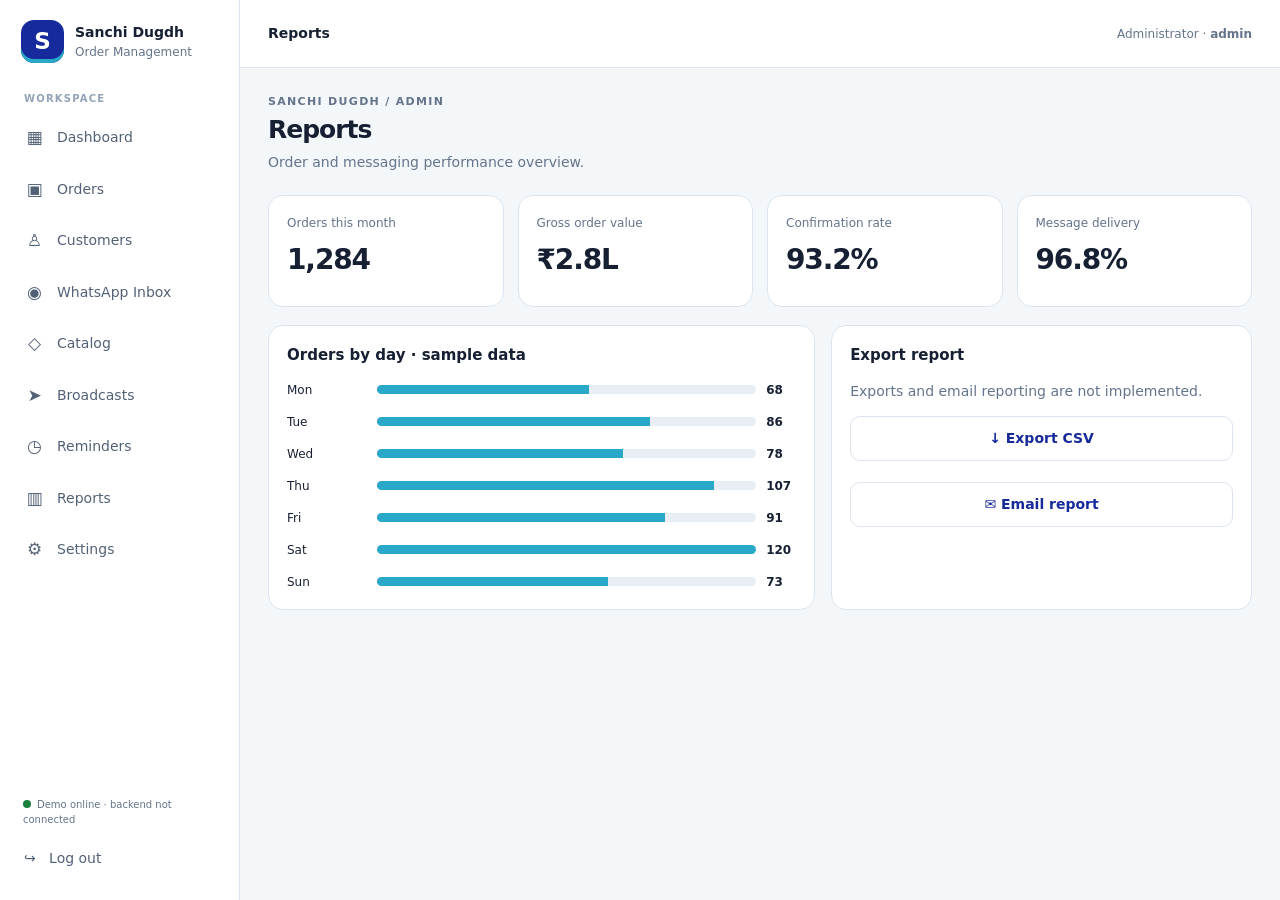
<file: public/pages/page_reports.html>
<!doctype html><html lang="en"><head><meta charset="utf-8"><meta name="viewport" content="width=device-width,initial-scale=1"><meta name="theme-color" content="#172A9B"><link rel="manifest" href="../../manifest.webmanifest"><link rel="icon" href="../assets/icon.svg"><link rel="stylesheet" href="../css/app.css"><title>Reports · Sanchi Dugdh</title></head><body data-page="reports"><aside class="sidebar"><a class="brand" href="page_dashboard.html"><span class="logo">S</span><span><b>Sanchi Dugdh</b><small>Order Management</small></span></a><div class="nav-label">WORKSPACE</div><nav class="nav"><a data-nav="dashboard" href="page_dashboard.html"><span class="nav-icon">▦</span>Dashboard</a><a data-nav="orders" href="page_orders.html"><span class="nav-icon">▣</span>Orders</a><a data-nav="customers" href="page_customers.html"><span class="nav-icon">♙</span>Customers</a><a data-nav="whatsapp" href="page_whatsapp.html"><span class="nav-icon">◉</span>WhatsApp Inbox</a><a data-nav="catalog" href="page_catalog.html"><span class="nav-icon">◇</span>Catalog</a><a data-nav="broadcasts" href="page_broadcasts.html"><span class="nav-icon">➤</span>Broadcasts</a><a data-nav="reminders" href="page_reminders.html"><span class="nav-icon">◷</span>Reminders</a><a data-nav="reports" href="page_reports.html"><span class="nav-icon">▥</span>Reports</a><a data-nav="settings" href="page_settings.html"><span class="nav-icon">⚙</span>Settings</a></nav><div class="sidebar-bottom"><div class="connection"><span class="dot" data-dot></span><span data-connection>Demo online · backend not connected</span></div><button class="logout" data-logout>↪ &nbsp; Log out</button></div></aside><main class="main"><header class="topbar"><span class="top-title">Reports</span><span class="user">Administrator · <b data-user>admin</b></span></header><section class="content"><div class="heading"><div><p class="eyebrow">SANCHI DUGDH / ADMIN</p><h1>Reports</h1><p>Order and messaging performance overview.</p></div></div><div class="stats"><article class="card stat-card"><div class="stat-label">Orders this month</div><div class="stat-num">1,284</div></article><article class="card stat-card"><div class="stat-label">Gross order value</div><div class="stat-num">₹2.8L</div></article><article class="card stat-card"><div class="stat-label">Confirmation rate</div><div class="stat-num">93.2%</div></article><article class="card stat-card"><div class="stat-label">Message delivery</div><div class="stat-num">96.8%</div></article></div><div class="columns"><div class="card"><h2>Orders by day · sample data</h2><div class="bars"><div class="bar-row"><span>Mon</span><div class="track"><div class="fill" style="width:56%"></div></div><b>68</b></div><div class="bar-row"><span>Tue</span><div class="track"><div class="fill" style="width:72%"></div></div><b>86</b></div><div class="bar-row"><span>Wed</span><div class="track"><div class="fill" style="width:65%"></div></div><b>78</b></div><div class="bar-row"><span>Thu</span><div class="track"><div class="fill" style="width:89%"></div></div><b>107</b></div><div class="bar-row"><span>Fri</span><div class="track"><div class="fill" style="width:76%"></div></div><b>91</b></div><div class="bar-row"><span>Sat</span><div class="track"><div class="fill" style="width:100%"></div></div><b>120</b></div><div class="bar-row"><span>Sun</span><div class="track"><div class="fill" style="width:61%"></div></div><b>73</b></div></div></div><div class="card"><h2>Export report</h2><p class="muted">Exports and email reporting are not implemented.</p><button class="secondary full" data-demo="CSV export is not implemented.">↓ Export CSV</button><br><br><button class="secondary full" data-demo="Email reports are not configured.">✉ Email report</button></div></div></section></main><nav class="bottom-nav"><a data-nav="dashboard" href="page_dashboard.html"><span class="nav-icon">▦</span>Home</a><a data-nav="orders" href="page_orders.html"><span class="nav-icon">▣</span>Orders</a><a data-nav="whatsapp" href="page_whatsapp.html"><span class="nav-icon">◉</span>WhatsApp</a><a data-nav="catalog" href="page_catalog.html"><span class="nav-icon">◇</span>Catalog</a><button data-demo="Use the sidebar on desktop or open secondary page links from the project README."><span class="nav-icon">☰</span>More</button><button data-logout><span class="nav-icon">↪</span>Logout</button></nav><script src="../js/app.js"></script><script src="../js/page_reports.js"></script></body></html>
</file>
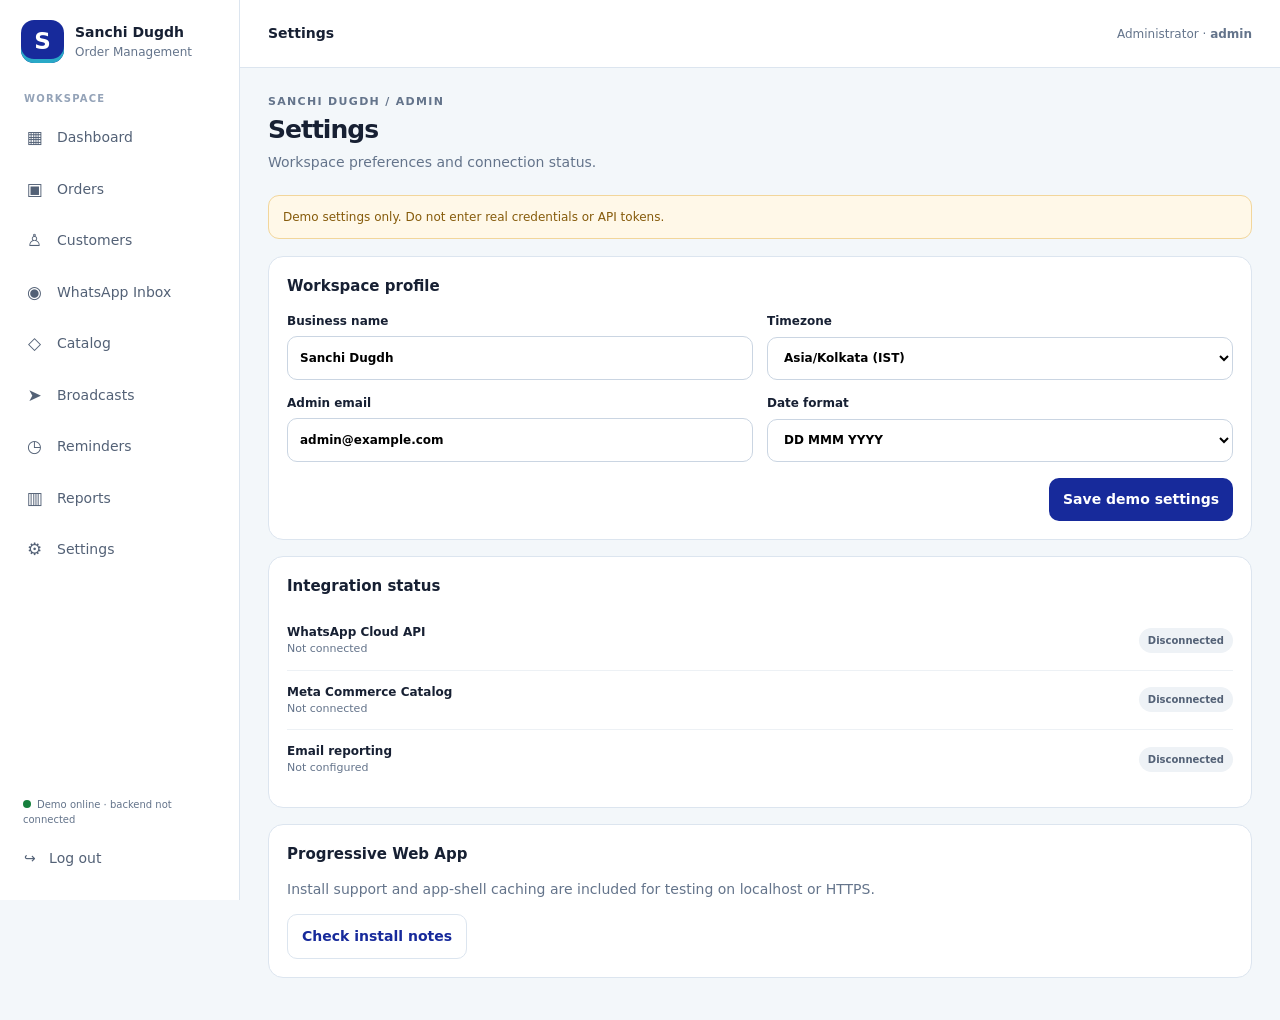
<file: public/pages/page_settings.html>
<!doctype html><html lang="en"><head><meta charset="utf-8"><meta name="viewport" content="width=device-width,initial-scale=1"><meta name="theme-color" content="#172A9B"><link rel="manifest" href="../../manifest.webmanifest"><link rel="icon" href="../assets/icon.svg"><link rel="stylesheet" href="../css/app.css"><title>Settings · Sanchi Dugdh</title></head><body data-page="settings"><aside class="sidebar"><a class="brand" href="page_dashboard.html"><span class="logo">S</span><span><b>Sanchi Dugdh</b><small>Order Management</small></span></a><div class="nav-label">WORKSPACE</div><nav class="nav"><a data-nav="dashboard" href="page_dashboard.html"><span class="nav-icon">▦</span>Dashboard</a><a data-nav="orders" href="page_orders.html"><span class="nav-icon">▣</span>Orders</a><a data-nav="customers" href="page_customers.html"><span class="nav-icon">♙</span>Customers</a><a data-nav="whatsapp" href="page_whatsapp.html"><span class="nav-icon">◉</span>WhatsApp Inbox</a><a data-nav="catalog" href="page_catalog.html"><span class="nav-icon">◇</span>Catalog</a><a data-nav="broadcasts" href="page_broadcasts.html"><span class="nav-icon">➤</span>Broadcasts</a><a data-nav="reminders" href="page_reminders.html"><span class="nav-icon">◷</span>Reminders</a><a data-nav="reports" href="page_reports.html"><span class="nav-icon">▥</span>Reports</a><a data-nav="settings" href="page_settings.html"><span class="nav-icon">⚙</span>Settings</a></nav><div class="sidebar-bottom"><div class="connection"><span class="dot" data-dot></span><span data-connection>Demo online · backend not connected</span></div><button class="logout" data-logout>↪ &nbsp; Log out</button></div></aside><main class="main"><header class="topbar"><span class="top-title">Settings</span><span class="user">Administrator · <b data-user>admin</b></span></header><section class="content"><div class="heading"><div><p class="eyebrow">SANCHI DUGDH / ADMIN</p><h1>Settings</h1><p>Workspace preferences and connection status.</p></div></div><div class="notice warning">Demo settings only. Do not enter real credentials or API tokens.</div><div class="stack"><div class="card"><h2>Workspace profile</h2><form data-demo-form><div class="form-grid"><label>Business name<input class="field" value="Sanchi Dugdh"></label><label>Timezone<select class="field"><option>Asia/Kolkata (IST)</option></select></label><label>Admin email<input class="field" type="email" value="admin@example.com"></label><label>Date format<select class="field"><option>DD MMM YYYY</option><option>DD/MM/YYYY</option></select></label></div><div class="form-actions"><button class="primary">Save demo settings</button></div></form></div><div class="card"><h2>Integration status</h2><div class="item"><div class="grow"><b>WhatsApp Cloud API</b><small>Not connected</small></div><span class="pill">Disconnected</span></div><div class="item"><div class="grow"><b>Meta Commerce Catalog</b><small>Not connected</small></div><span class="pill">Disconnected</span></div><div class="item"><div class="grow"><b>Email reporting</b><small>Not configured</small></div><span class="pill">Disconnected</span></div></div><div class="card"><h2>Progressive Web App</h2><p class="muted">Install support and app-shell caching are included for testing on localhost or HTTPS.</p><button class="secondary" data-demo="Install prompts depend on browser support. Serve on localhost or HTTPS.">Check install notes</button></div></div></section></main><nav class="bottom-nav"><a data-nav="dashboard" href="page_dashboard.html"><span class="nav-icon">▦</span>Home</a><a data-nav="orders" href="page_orders.html"><span class="nav-icon">▣</span>Orders</a><a data-nav="whatsapp" href="page_whatsapp.html"><span class="nav-icon">◉</span>WhatsApp</a><a data-nav="catalog" href="page_catalog.html"><span class="nav-icon">◇</span>Catalog</a><button data-demo="Use the sidebar on desktop or open secondary page links from the project README."><span class="nav-icon">☰</span>More</button><button data-logout><span class="nav-icon">↪</span>Logout</button></nav><script src="../js/app.js"></script><script src="../js/page_settings.js"></script></body></html>
</file>
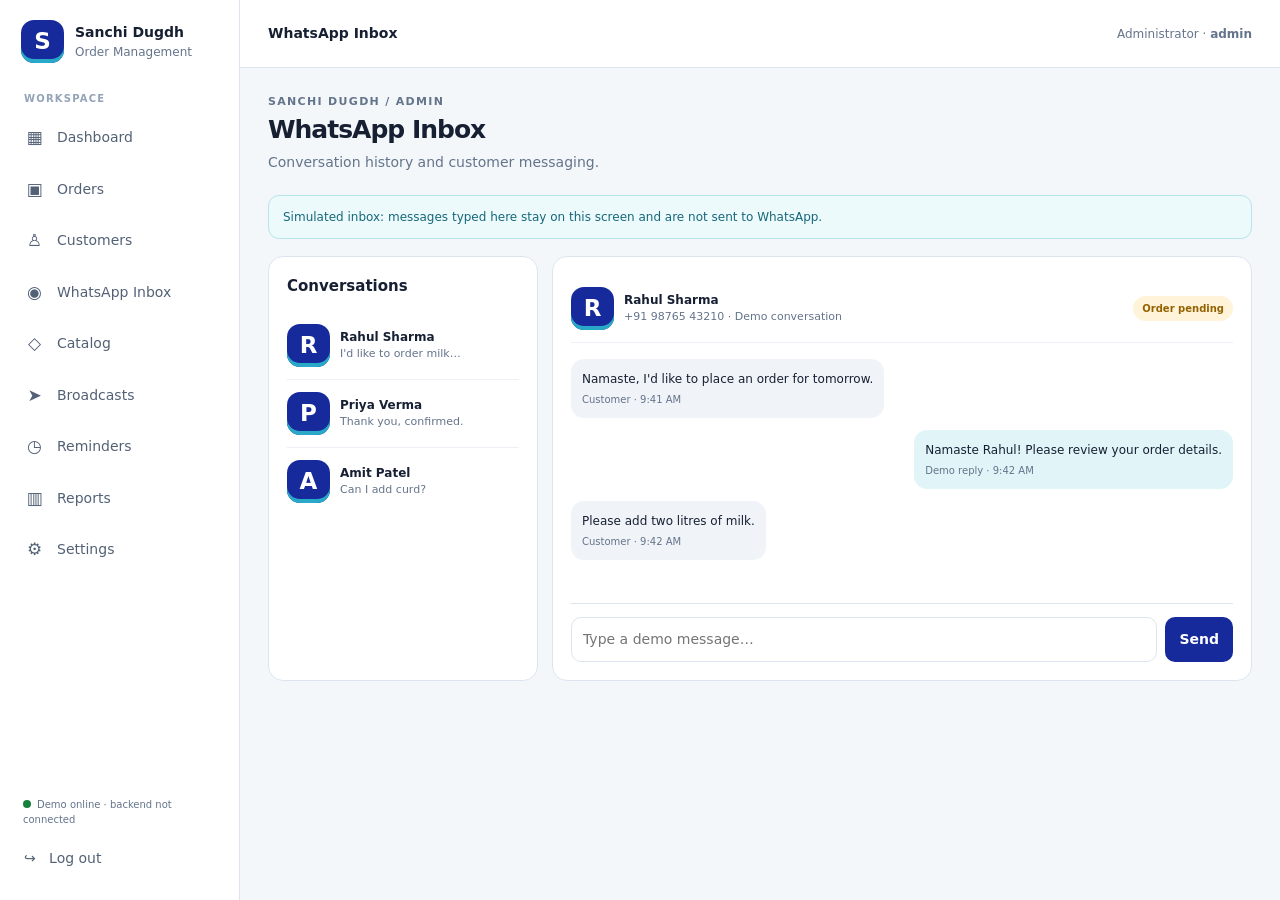
<file: public/pages/page_whatsapp.html>
<!doctype html><html lang="en"><head><meta charset="utf-8"><meta name="viewport" content="width=device-width,initial-scale=1"><meta name="theme-color" content="#172A9B"><link rel="manifest" href="../../manifest.webmanifest"><link rel="icon" href="../assets/icon.svg"><link rel="stylesheet" href="../css/app.css"><title>WhatsApp Inbox · Sanchi Dugdh</title></head><body data-page="whatsapp"><aside class="sidebar"><a class="brand" href="page_dashboard.html"><span class="logo">S</span><span><b>Sanchi Dugdh</b><small>Order Management</small></span></a><div class="nav-label">WORKSPACE</div><nav class="nav"><a data-nav="dashboard" href="page_dashboard.html"><span class="nav-icon">▦</span>Dashboard</a><a data-nav="orders" href="page_orders.html"><span class="nav-icon">▣</span>Orders</a><a data-nav="customers" href="page_customers.html"><span class="nav-icon">♙</span>Customers</a><a data-nav="whatsapp" href="page_whatsapp.html"><span class="nav-icon">◉</span>WhatsApp Inbox</a><a data-nav="catalog" href="page_catalog.html"><span class="nav-icon">◇</span>Catalog</a><a data-nav="broadcasts" href="page_broadcasts.html"><span class="nav-icon">➤</span>Broadcasts</a><a data-nav="reminders" href="page_reminders.html"><span class="nav-icon">◷</span>Reminders</a><a data-nav="reports" href="page_reports.html"><span class="nav-icon">▥</span>Reports</a><a data-nav="settings" href="page_settings.html"><span class="nav-icon">⚙</span>Settings</a></nav><div class="sidebar-bottom"><div class="connection"><span class="dot" data-dot></span><span data-connection>Demo online · backend not connected</span></div><button class="logout" data-logout>↪ &nbsp; Log out</button></div></aside><main class="main"><header class="topbar"><span class="top-title">WhatsApp Inbox</span><span class="user">Administrator · <b data-user>admin</b></span></header><section class="content"><div class="heading"><div><p class="eyebrow">SANCHI DUGDH / ADMIN</p><h1>WhatsApp Inbox</h1><p>Conversation history and customer messaging.</p></div></div><div class="notice">Simulated inbox: messages typed here stay on this screen and are not sent to WhatsApp.</div><div class="chat-layout"><div class="card chat-list"><h2>Conversations</h2><div class="item"><span class="logo">R</span><div class="grow"><b>Rahul Sharma</b><small>I'd like to order milk…</small></div></div><div class="item"><span class="logo">P</span><div class="grow"><b>Priya Verma</b><small>Thank you, confirmed.</small></div></div><div class="item"><span class="logo">A</span><div class="grow"><b>Amit Patel</b><small>Can I add curd?</small></div></div></div><div class="card"><div class="item"><span class="logo">R</span><div class="grow"><b>Rahul Sharma</b><small>+91 98765 43210 · Demo conversation</small></div><span class="pill pending">Order pending</span></div><div class="messages" data-messages><div class="bubble">Namaste, I'd like to place an order for tomorrow.<small>Customer · 9:41 AM</small></div><div class="bubble out">Namaste Rahul! Please review your order details.<small>Demo reply · 9:42 AM</small></div><div class="bubble">Please add two litres of milk.<small>Customer · 9:42 AM</small></div></div><form class="composer" data-send><input placeholder="Type a demo message…" aria-label="Type a demo message"><button class="primary">Send</button></form></div></div></section></main><nav class="bottom-nav"><a data-nav="dashboard" href="page_dashboard.html"><span class="nav-icon">▦</span>Home</a><a data-nav="orders" href="page_orders.html"><span class="nav-icon">▣</span>Orders</a><a data-nav="whatsapp" href="page_whatsapp.html"><span class="nav-icon">◉</span>WhatsApp</a><a data-nav="catalog" href="page_catalog.html"><span class="nav-icon">◇</span>Catalog</a><button data-demo="Use the sidebar on desktop or open secondary page links from the project README."><span class="nav-icon">☰</span>More</button><button data-logout><span class="nav-icon">↪</span>Logout</button></nav><script src="../js/app.js"></script><script src="../js/page_whatsapp.js"></script></body></html>
</file>
<file: public/css/app.css>
*{box-sizing:border-box} :root{--blue:#172A9B;--cyan:#29A9C7;--bg:#F3F7FA;--ink:#172033;--muted:#64748b;--line:#dce5ef;--amber:#E9A23B}body{margin:0;background:var(--bg);color:var(--ink);font:14px/1.5 Inter,system-ui,-apple-system,sans-serif}a{color:inherit;text-decoration:none}button,input,select{font:inherit}button{cursor:pointer}.muted{color:var(--muted)}.brand{display:flex;align-items:center;gap:11px;margin-bottom:32px}.brand b,.brand small{display:block}.brand small{color:var(--muted);font-size:12px}.logo{display:grid;place-items:center;width:43px;height:43px;border-radius:13px;background:var(--blue);color:white;font-size:23px;font-weight:800;box-shadow:inset 0 -4px var(--cyan)}.auth-page{min-height:100vh;display:grid;place-items:center;padding:18px;background:linear-gradient(140deg,#f3f7fa,#e7f5fa)}.auth-card{background:white;border:1px solid var(--line);border-radius:22px;padding:30px;width:min(100%,430px);box-shadow:0 12px 35px #172a9b0c}.eyebrow{font-size:11px;letter-spacing:.12em;font-weight:800;color:var(--cyan)}h1{font-size:27px;letter-spacing:-.04em;margin:6px 0}.auth-card form{display:grid;gap:12px;margin-top:22px}.auth-card label{display:grid;gap:6px;font-weight:600}.auth-card input,.field{width:100%;border:1px solid #cad5e2;border-radius:10px;padding:12px;background:white}.auth-card input:focus,.field:focus{outline:2px solid #29a9c733;border-color:var(--cyan)}.primary,.secondary,.danger{border:0;border-radius:10px;padding:11px 14px;font-weight:700;min-height:42px}.primary{background:var(--blue);color:white}.primary:hover{background:#10217f}.secondary{background:white;color:var(--blue);border:1px solid var(--line)}.danger{background:white;color:#b42318;border:1px solid #f1c7c3}.full{width:100%}.error{color:#b42318;margin:0}footer{text-align:center;color:var(--muted);font-size:11px;margin-top:22px}.sidebar{position:fixed;inset:0 auto 0 0;width:240px;background:white;border-right:1px solid var(--line);padding:20px 13px;display:flex;flex-direction:column;z-index:5}.sidebar .brand{padding:0 8px 10px;margin-bottom:10px}.nav-label{font-size:10px;color:#94a3b8;font-weight:800;letter-spacing:.12em;padding:8px 11px}.nav{display:grid;gap:4px}.nav a,.logout{display:flex;gap:12px;align-items:center;padding:11px;border-radius:10px;color:#536176}.nav a.active,.nav a:hover{background:#eaf0ff;color:var(--blue);font-weight:700}.nav-icon{width:21px;text-align:center;font-size:17px}.sidebar-bottom{margin-top:auto}.connection{font-size:10px;color:var(--muted);padding:10px}.dot{display:inline-block;width:8px;height:8px;background:#16803d;border-radius:50%;margin-right:6px}.dot.offline{background:var(--amber)}.logout{border:0;background:white;width:100%;text-align:left}.main{margin-left:240px;min-height:100vh}.topbar{height:68px;background:white;border-bottom:1px solid var(--line);display:flex;justify-content:space-between;align-items:center;padding:0 28px;position:sticky;top:0;z-index:4}.top-title{font-weight:750}.user{font-size:12px;color:var(--muted)}.content{max-width:1450px;margin:auto;padding:26px 28px 42px}.heading{display:flex;justify-content:space-between;align-items:flex-start;gap:14px;margin-bottom:22px}.heading h1{font-size:25px;margin:0 0 4px}.heading p{margin:0;color:var(--muted)}.notice{padding:12px 14px;border:1px solid #b8e4ed;background:#ecfafc;color:#17677a;border-radius:11px;margin-bottom:17px;font-size:12px}.warning{background:#fff8e8;border-color:#f2d69b;color:#865b0b}.stats{display:grid;grid-template-columns:repeat(4,minmax(0,1fr));gap:14px;margin-bottom:18px}.card{background:white;border:1px solid var(--line);border-radius:15px;padding:18px;min-width:0}.stat-num{font-size:28px;font-weight:800;letter-spacing:-.04em;margin:7px 0}.stat-label,.sub{color:var(--muted);font-size:12px}.columns{display:grid;grid-template-columns:1.3fr 1fr;gap:16px}.stack{display:grid;gap:16px}.card h2{font-size:15px;margin:0 0 14px}.item{display:flex;align-items:center;gap:10px;padding:12px 0;border-bottom:1px solid #edf1f5}.item:last-child{border-bottom:0}.grow{flex:1;min-width:0}.item b,.item small{display:block}.item b{font-size:12px}.item small{color:var(--muted);font-size:11px}.pill{font-size:10px;font-weight:800;padding:5px 9px;border-radius:99px;white-space:nowrap;background:#eef2f6;color:#536176}.pending{background:#fff3d9;color:#946200}.confirmed,.delivered,.sent{background:#dcfce7;color:#166534}.processing{background:#ddf5fa;color:#086a82}.rejected,.failed{background:#fee2e2;color:#991b1b}.toolbar{display:flex;gap:10px;margin-bottom:14px}.toolbar input{flex:1;min-width:0}.toolbar input,.toolbar select{border:1px solid var(--line);border-radius:10px;padding:11px;background:white}.table-wrap{overflow:auto}table{border-collapse:collapse;width:100%;white-space:nowrap}th,td{text-align:left;padding:13px 12px;border-bottom:1px solid #edf1f5;font-size:12px}th{font-size:10px;letter-spacing:.06em;color:#7b8798;background:#fafcfe}tr:last-child td{border-bottom:0}.mobile-records{display:none}.record{background:white;border:1px solid var(--line);border-radius:13px;padding:14px;display:grid;gap:12px}.record-top{display:flex;justify-content:space-between;gap:8px}.record-meta{display:grid;grid-template-columns:1fr 1fr;gap:10px}.record-meta small{display:block;color:var(--muted);font-size:10px}.record-meta b{font-size:12px}.actions{display:flex;gap:8px}.actions button{flex:1}.quick{display:grid;grid-template-columns:1fr 1fr;gap:9px}.quick a{padding:13px;border:1px solid var(--line);border-radius:11px;font-weight:700;font-size:12px}.quick a:hover{border-color:var(--cyan)}.products{display:grid;grid-template-columns:repeat(3,1fr);gap:14px}.product-art{display:grid;place-items:center;background:linear-gradient(135deg,#eaf0ff,#eaf8fb);height:110px;border-radius:10px;font-size:36px;margin-bottom:12px}.product h3{font-size:13px;margin:0 0 4px}.product p{font-size:11px;color:var(--muted)}.chat-layout{display:grid;grid-template-columns:270px minmax(0,1fr);gap:14px}.chat-list .item{cursor:pointer}.messages{display:flex;flex-direction:column;gap:12px;min-height:260px;padding:16px 0}.bubble{max-width:78%;background:#f0f3f7;border-radius:13px;padding:11px;font-size:12px;align-self:flex-start}.bubble.out{align-self:flex-end;background:#e1f5f9}.bubble small{display:block;color:var(--muted);margin-top:4px}.composer{display:flex;gap:8px;border-top:1px solid var(--line);padding-top:13px}.composer input{flex:1;min-width:0;border:1px solid var(--line);border-radius:10px;padding:11px}.bottom-nav{display:none}.form-grid{display:grid;grid-template-columns:1fr 1fr;gap:14px}.form-grid label{display:grid;gap:6px;font-weight:600;font-size:12px}.form-actions{display:flex;justify-content:flex-end;margin-top:16px}.bars{display:grid;gap:14px}.bar-row{display:grid;grid-template-columns:80px 1fr 30px;gap:10px;align-items:center;font-size:12px}.track{height:9px;background:#e9eef4;border-radius:20px;overflow:hidden}.fill{height:100%;background:var(--cyan)}@media(max-width:1050px){.stats{grid-template-columns:repeat(2,1fr)}.sidebar{width:215px}.main{margin-left:215px}.content{padding:22px}.columns{grid-template-columns:1fr}.products{grid-template-columns:repeat(2,1fr)}}@media(max-width:740px){.sidebar{display:none}.main{margin:0;padding-bottom:78px}.topbar{height:60px;padding:0 15px}.content{padding:20px 14px 26px}.heading{display:block}.heading h1{font-size:24px}.heading .primary{width:100%;margin-top:13px}.stats{grid-template-columns:1fr;gap:10px}.stat-card{display:grid;grid-template-columns:1fr auto;align-items:center;padding:14px}.stat-num{grid-column:2;grid-row:1/3;margin:0}.stat-label{grid-column:1}.columns,.chat-layout{grid-template-columns:1fr}.card{padding:15px}.quick{grid-template-columns:1fr}.toolbar{flex-direction:column}.toolbar>*{width:100%}.table-wrap{display:none}.mobile-records{display:grid;gap:10px}.products{grid-template-columns:1fr}.product-art{height:125px}.form-grid{grid-template-columns:1fr}.form-actions button{width:100%}.bottom-nav{display:flex;position:fixed;bottom:0;left:0;right:0;height:68px;padding:4px 3px max(4px,env(safe-area-inset-bottom));background:#fffffffa;backdrop-filter:blur(10px);border-top:1px solid var(--line);z-index:10;justify-content:space-around}.bottom-nav a,.bottom-nav button{border:0;background:transparent;display:flex;flex-direction:column;align-items:center;justify-content:center;gap:3px;min-width:52px;color:#64748b;font-size:10px}.bottom-nav .active{color:var(--blue);font-weight:800}.record{padding:13px}.auth-card{padding:24px 20px}}
</file>
